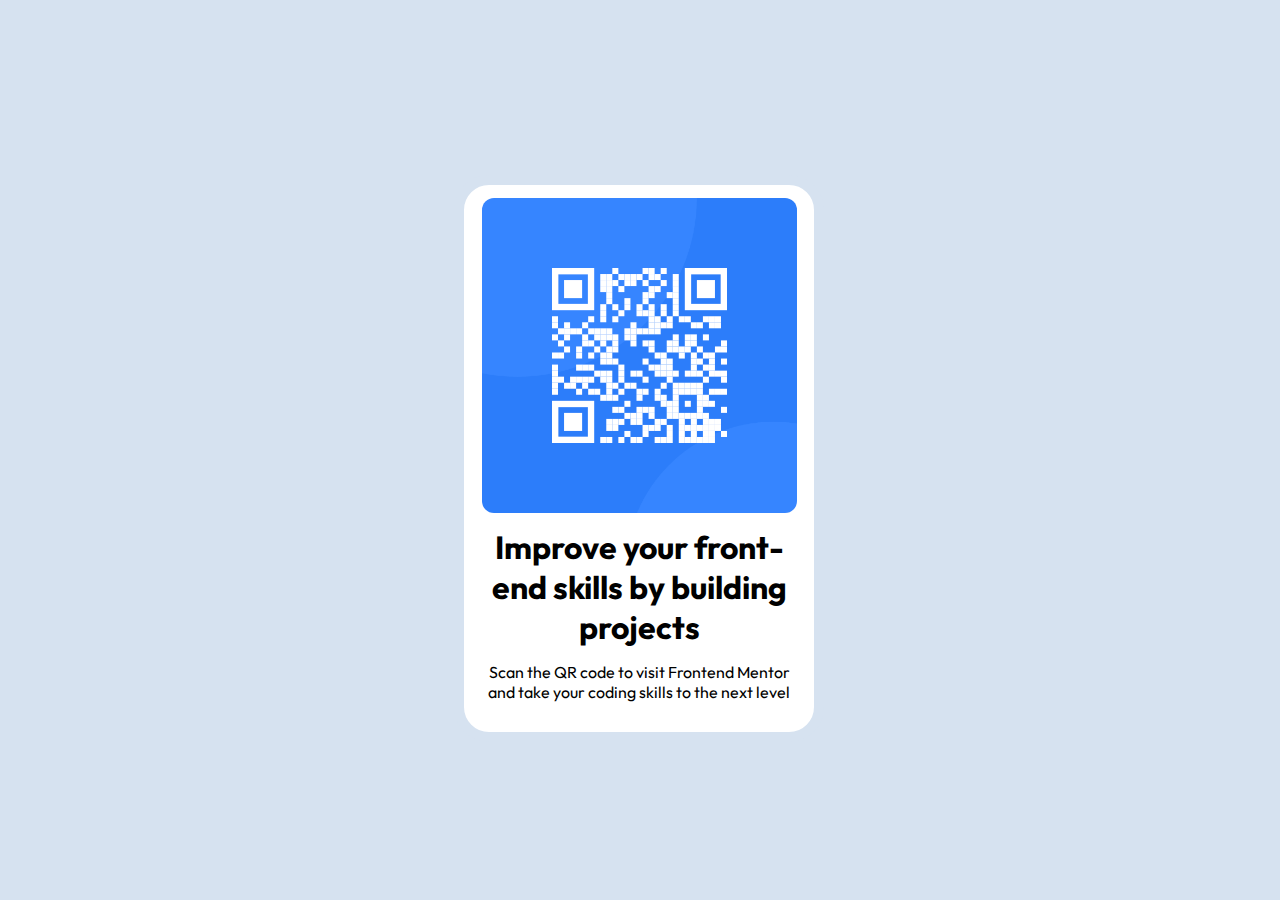
<file: index.html>
<!DOCTYPE html>
<html lang="pt-BR">
<head>
  <meta charset="UTF-8">
  <meta name="viewport" content="width=device-width, initial-scale=1.0">
  <link rel="icon" type="image/png" sizes="32x32" href="./images/favicon-32x32.png">
  <link rel="stylesheet" href="style.css">
  <title>Frontend Mentor | QR code component</title>
</head>
<body>

  <div id="container">

    <div id="content">
      <img src="images/image-qr-code.png" alt="">
      <h1>Improve your front-end skills by building projects</h1>
      <p>Scan the QR code to visit Frontend Mentor and take your coding skills to the next level</p>
    </div>
    
  </div>

</body>
</html>
</file>
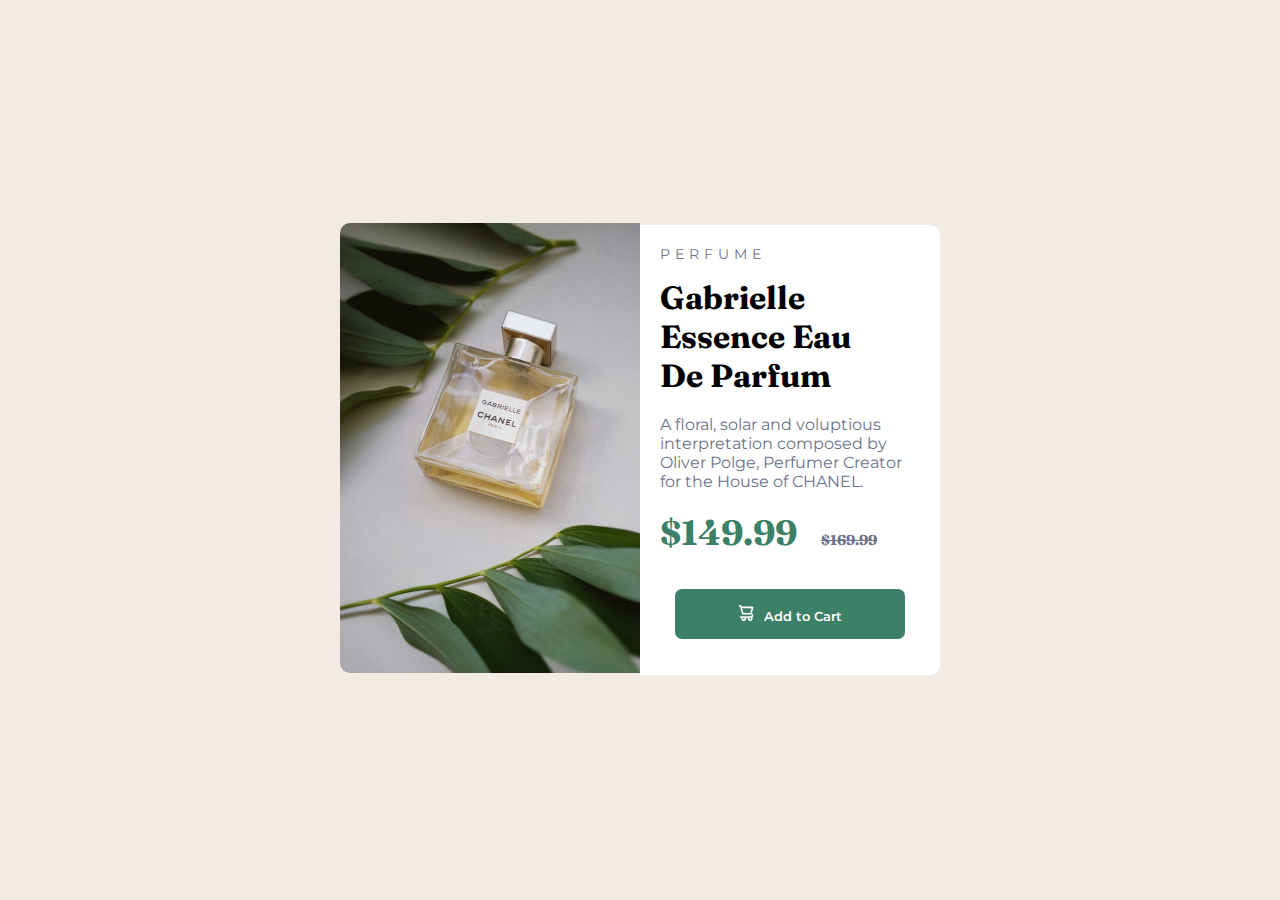
<file: projeto eau de parfum/index.html>
<!DOCTYPE html>
<html lang="en">
<head>
  <meta charset="UTF-8">
  <meta name="viewport" content="width=device-width, initial-scale=1.0">
  <link rel="icon" type="image/png" sizes="32x32" href="./images/favicon-32x32.png">
  <link rel="stylesheet" href="style.css">
  <title>Frontend Mentor | Product preview card component</title>
</head>
<body>
<main>
  <div class="container">
    <div class="img">
      <img src="images/image-product-desktop.jpg" alt="">
    </div>
    <div id="content">
      <p id="perfume">perfume</p>
      <h1>Gabrielle Essence Eau De Parfum</h1>
      <p>A floral, solar and voluptious interpretation composed by Oliver Polge, Perfumer Creator for the House of
        CHANEL.</p>
      <span>$149.99</span> <span id="price">$169.99</span>
      <button>
        <img src="images/icon-cart.svg" alt="">Add to Cart
      </button>
    </div>
  </div>
</main>
</body>

</html>
</file>
<file: style.css>
@import url('https://fonts.googleapis.com/css2?family=Outfit:wght@100&display=swap');

* {
    margin: 0;
    padding: 0;
}

body {
    background-color: hsl(212, 45%, 89%);
    font-family: 'Outfit', sans-serif;
    height: 100vh;
    width: 100vw;
    min-width: 375px;
    max-width: 1440px;
}

#container {
    width: 350px;
    text-align: center;
    background-color: hsl(0, 0%, 100%);
    border-radius: 35px;
    border: 10px solid hsl(212, 45%, 89%);
    position: absolute;
    top: 50%;
    left: 50%;
    margin-top: -275px;
    margin-left: -186px;
    padding-top: 3px;
}


#container img {
    width: 90%;
    height: 70%;
    border-radius: 22px;
    padding: 10px;
}

#container h1 {
    font-weight: 700;
    margin: 0 10px 15px 10px ;
}

#container p {
    font-weight: 400;
    margin: 0 15px 0px 15px;
    padding: 0px 0px 30px 0px;
}
</file>
<file: projeto eau de parfum/style.css>
@import url('https://fonts.googleapis.com/css2?family=Fraunces:opsz@9..144&family=Montserrat&display=swap');

* {
    margin: 0;
    padding: 0;
}

main {
    background-color: hsl(30, 38%, 92%);
}  

.container {
    display: flex;
    justify-content: center;
    align-items: center;  
    min-height: 100vh;
    min-width: 100vw;
}

#content {
    background-color: hsl(0, 0%, 100%);
    width: 300px;
    height: 450px;
    border-radius: 0px 10px 10px 0px;
}

.img {
    width: 300px;
}

.img img {
    max-width: 100%;
    max-height: 100%;
    border-radius: 10px 0px 0px 10px;
}

#perfume {
    padding: 20px 0 0 20px;
    font-family: 'Montserrat', sans-serif ;
    font-size: 0.9em;
    letter-spacing: 5px;
    text-transform: uppercase;
    color: hsl(228, 12%, 48%);
}

h1 {
    padding: 15px 70px 20px 20px;
    font-family: 'Fraunces', sans-serif;
    font-weight: bolder;
}

p {
    padding: 0 20px 20px 20px;
    font-family: 'Montserrat', sans-serif;
    color: hsl(228, 12%, 48%);
}

span {
    padding-left: 20px;
    font-family: 'Fraunces', sans-serif;
    font-weight: 700;
    color: hsl(158, 36%, 37%);
    font-size: 35px;
}

#price {
    margin-bottom: 30px;
    font-size: 0.9em;
    text-decoration: line-through;
    color: hsl(228, 12%, 48%);
}

button {
    font-family: 'Montserrat';
    font-weight: 600;
    width: 230px;
    height: 50px;
    border-radius: 7px;
    color: white;
    background-color: hsl(158, 36%, 37%);
    border: none;
    margin: 35px;
}

button:hover{
    cursor: pointer;
    background-color: rgb(0, 99, 61);
}

button img {
    padding-right: 10px;
}

@media (max-width: 600px) {
    .container {
      flex-direction: column;
      min-width: 360px;
    }

    #content {
        width: 90%;
        height: 90%;
        margin-bottom: 15px;
        border-radius: 0 0 10px 10px;
    }

    .img {
        width: 90%;
        height: 10%;
        margin: 15px 0 0 0;
    }

    .img img {
        width: 100%;
        height: 300px;
        object-fit: cover;
        border-radius: 10px 10px 0 0;
    }

    button {
        width: 80%;
    }
}
</file>
